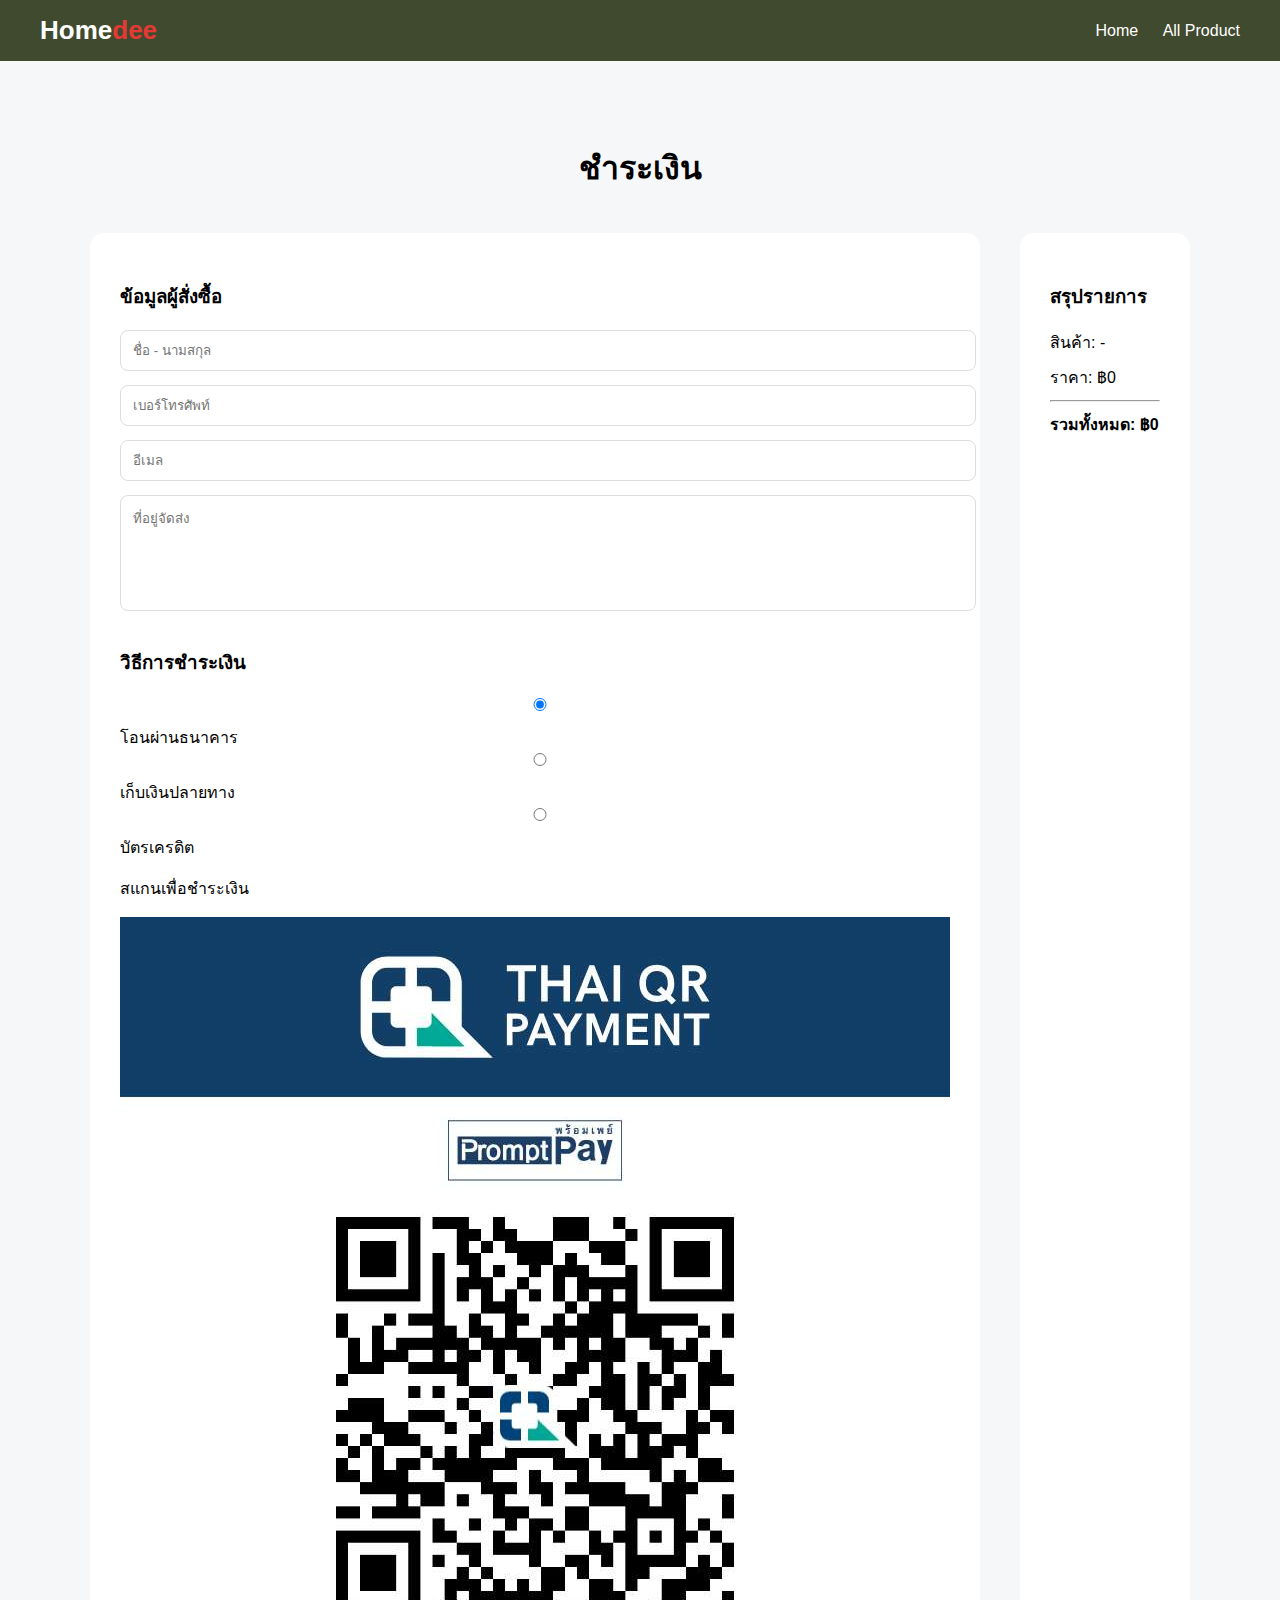
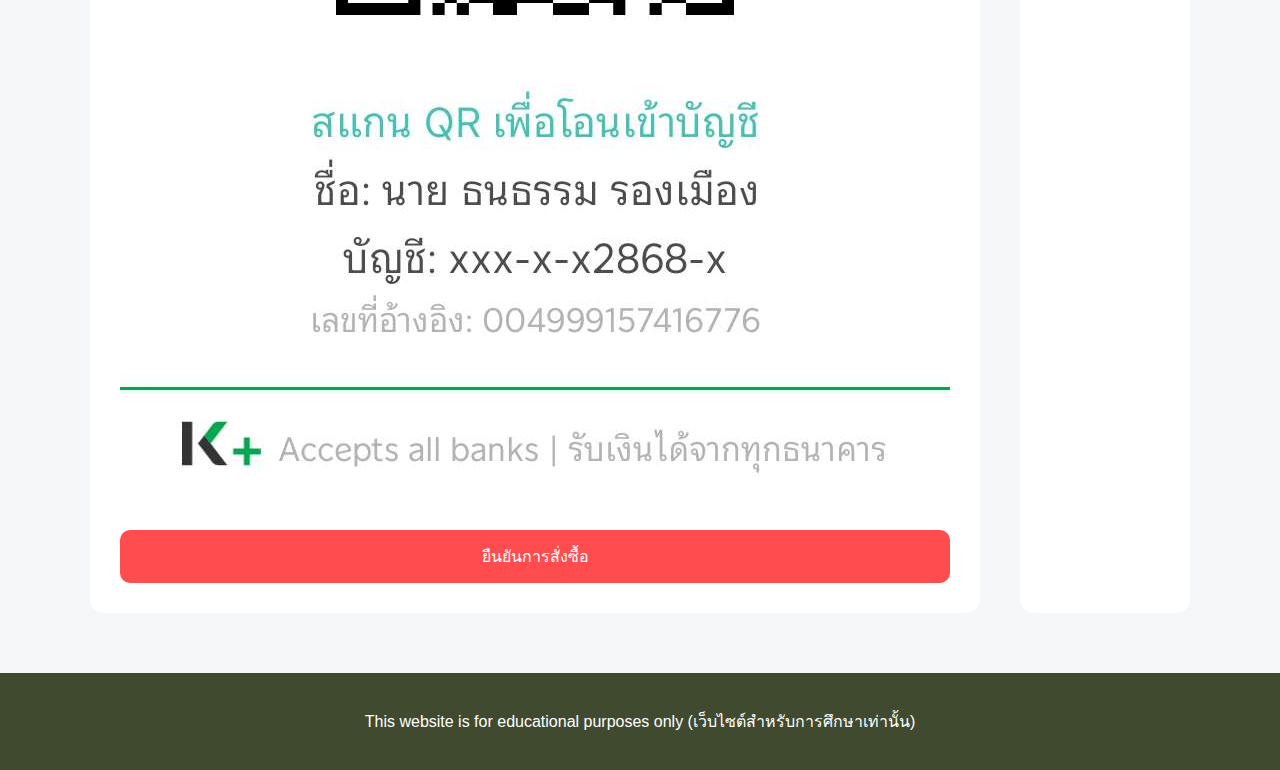
<file: checkout.html>
<!DOCTYPE html>
<html lang="th">
<head>
  <meta charset="UTF-8">
  <title>Checkout | Homedee</title>
  <link rel="stylesheet" href="css/style.css">
</head>
<body>

<header class="navbar">
  <div class="logo">Home<span>dee</span></div>
  <nav>
    <a href="index.html">Home</a>
    <a href="products.html">All Product</a>
  </nav>
</header>

<section class="checkout">
  <h1>ชำระเงิน</h1>

  <div class="checkout-box">

    <!-- ข้อมูลลูกค้า -->
    <div class="checkout-form">
      <h3>ข้อมูลผู้สั่งซื้อ</h3>

      <input type="text" placeholder="ชื่อ - นามสกุล" required>
      <input type="text" placeholder="เบอร์โทรศัพท์" required>
      <input type="email" placeholder="อีเมล">
      <textarea placeholder="ที่อยู่จัดส่ง" required></textarea>

      <h3>วิธีการชำระเงิน</h3>
      <label>
        <input type="radio" name="payment" value="bank" checked>
        โอนผ่านธนาคาร
      </label><br>

      <label>
        <input type="radio" name="payment" value="cod">
        เก็บเงินปลายทาง
      </label><br>

      <label>
        <input type="radio" name="payment" value="card">
        บัตรเครดิต
      </label>

      <!-- QR -->
      <div class="qr-box" id="qrBox">
        <p>สแกนเพื่อชำระเงิน</p>
        <img src="images/products/004999157416776_20260211_004749.jpeg" alt="QR Payment">
      </div>

      <button class="confirm-btn" onclick="confirmOrder()">
        ยืนยันการสั่งซื้อ
      </button>
    </div>

    <!-- สรุปรายการ -->
    <div class="order-summary">
      <h3>สรุปรายการ</h3>
      <p>สินค้า: <span id="product-name">-</span></p>
      <p>ราคา: ฿<span id="product-price">0</span></p>
      <hr>
      <p><strong>รวมทั้งหมด: ฿<span id="total-price">0</span></strong></p>
    </div>

  </div>
</section>

<footer class="footer">
  <p>This website is for educational purposes only (เว็บไซต์สำหรับการศึกษาเท่านั้น)</p>
</footer>

<script>
  // ดึงข้อมูลจาก URL
  const params = new URLSearchParams(window.location.search);
  const name = params.get("name");
  const price = params.get("price");

  if (name && price) {
    document.getElementById("product-name").textContent = name;
    document.getElementById("product-price").textContent = price;
    document.getElementById("total-price").textContent = price;
  }

  // แสดง QR เฉพาะโอนเงิน
  const paymentRadios = document.querySelectorAll('input[name="payment"]');
  const qrBox = document.getElementById("qrBox");

  paymentRadios.forEach(radio => {
    radio.addEventListener("change", () => {
      qrBox.style.display = radio.value === "bank" && radio.checked
        ? "block"
        : "none";
    });
  });

  // ยืนยันการสั่งซื้อ
  function confirmOrder() {
    alert("สั่งซื้อสำเร็จ! ขอบคุณที่ใช้บริการ Homedee");
    window.location.href = "order-success.html";
  }
</script>

</body>
</html>
</file>
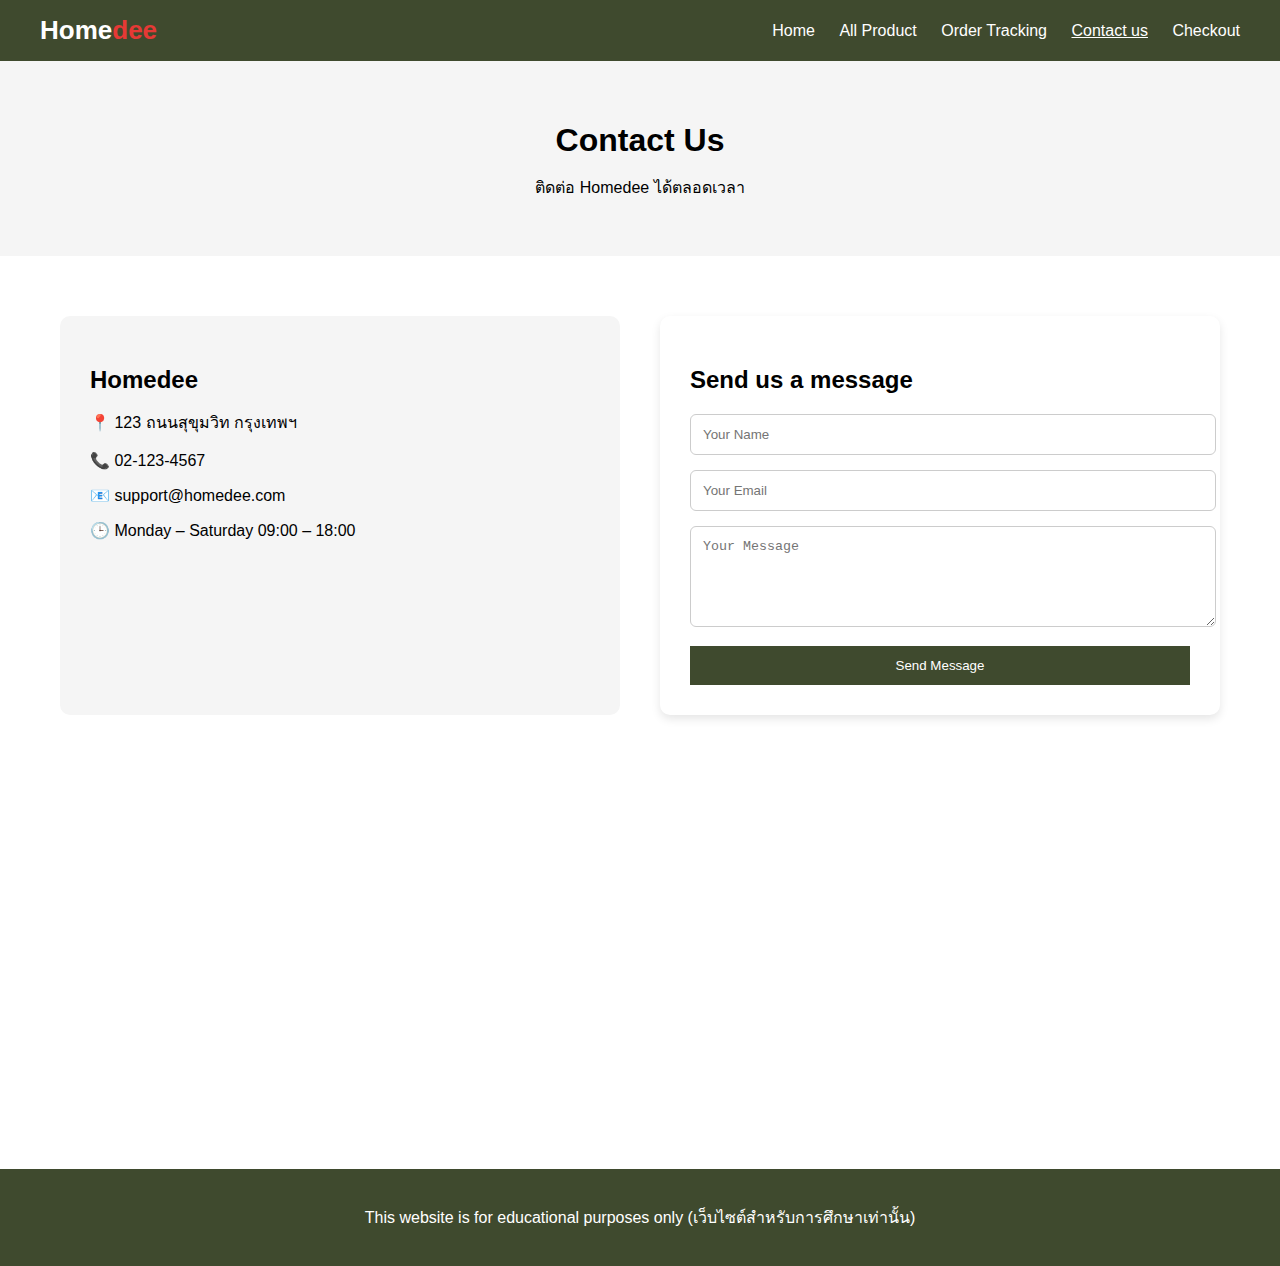
<file: contact.html>
<!DOCTYPE html>
<html lang="en">
<head>
  <meta charset="UTF-8">
  <title>Contact Us | Homedee</title>
  <link rel="stylesheet" href="css/style.css">
</head>
<body>

<!-- Navbar -->
<header class="navbar">
  <div class="logo">Home<span>dee</span></div>
  <nav>
    <a href="index.html">Home</a>
    <a href="products.html">All Product</a>
    <a href="order-tracking.html">Order Tracking</a>
    <a href="contact.html" class="active">Contact us</a>
    <a href="checkout.html">Checkout</a>
  </nav>
</header>

<!-- Page Header -->
<section class="page-header">
  <h1>Contact Us</h1>
  <p>ติดต่อ Homedee ได้ตลอดเวลา</p>
</section>

<!-- Contact Section -->
<section class="contact-section">

  <!-- Contact Info -->
  <div class="contact-info">
    <h2>Homedee</h2>
    <p>📍 123 ถนนสุขุมวิท กรุงเทพฯ</p>
    <p>📞 02-123-4567</p>
    <p>📧 support@homedee.com</p>
    <p>🕒 Monday – Saturday 09:00 – 18:00</p>
  </div>

  <!-- Contact Form -->
  <form class="contact-form">
    <h2>Send us a message</h2>

    <input type="text" placeholder="Your Name" required>
    <input type="email" placeholder="Your Email" required>
    <textarea placeholder="Your Message" rows="5" required></textarea>

    <button type="submit">Send Message</button>
  </form>

</section>

<!-- Map -->
<section class="map">
  <iframe 
    src="https://www.google.com/maps?q=bangkok&output=embed"
    width="100%" height="350" style="border:0;" allowfullscreen="" loading="lazy">
  </iframe>
</section>

<footer class="footer">
  <p>This website is for educational purposes only (เว็บไซต์สำหรับการศึกษาเท่านั้น)</p>
</footer>

</body>
</html>
</file>
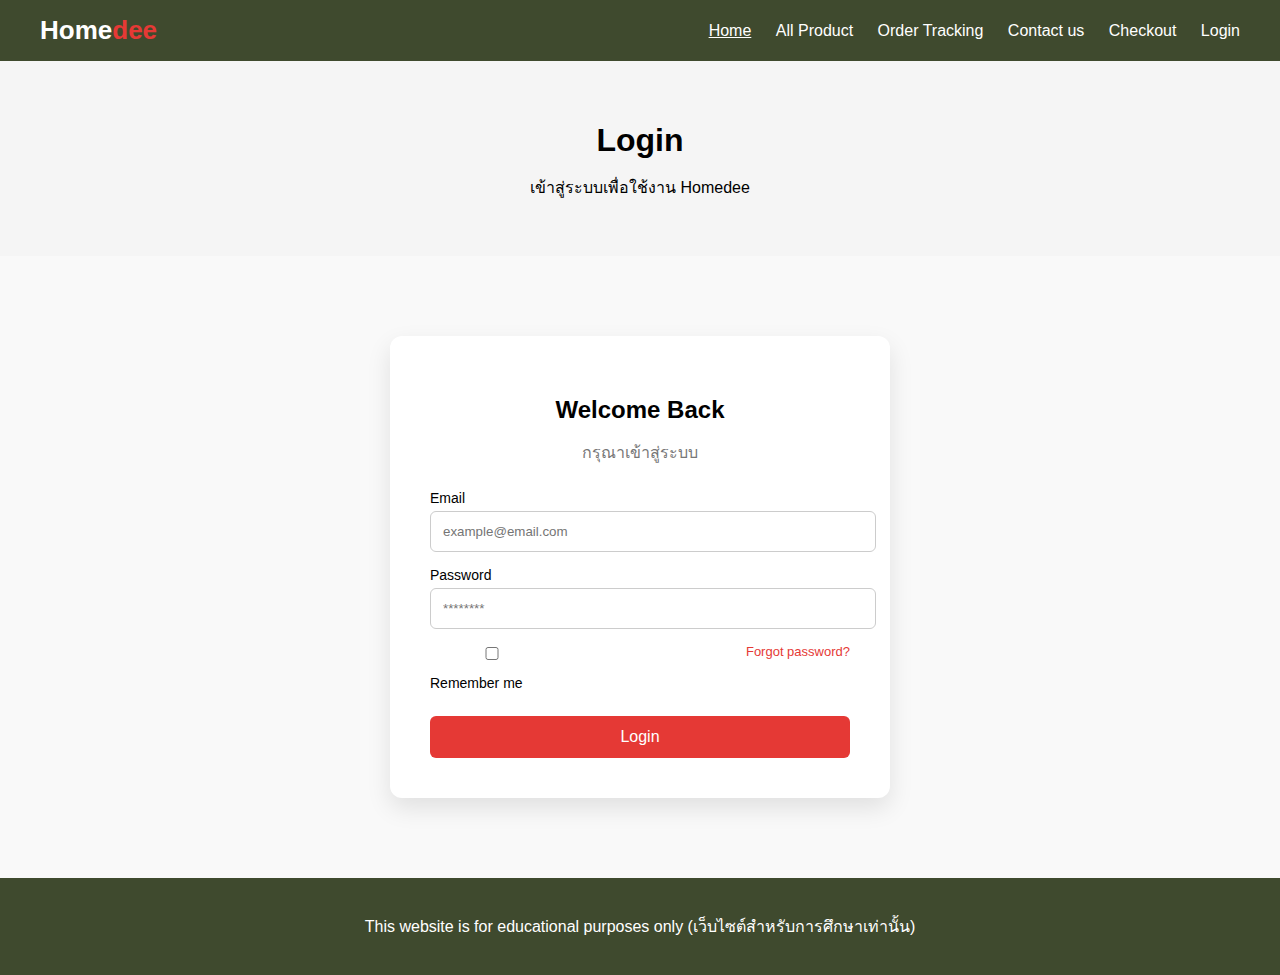
<file: login.html>
<!DOCTYPE html>
<html lang="th">
<head>
  <meta charset="UTF-8">
  <title>Login | Homedee</title>
  <link rel="stylesheet" href="css/style.css">
</head>
<body>

<!-- ===== Navbar ===== -->
<header class="navbar">
  <div class="logo">Home<span>dee</span></div>
  <nav>
    <a href="index.html" class="active">Home</a>
    <a href="products.html">All Product</a>
    <a href="order-tracking.html">Order Tracking</a>
    <a href="contact.html">Contact us</a>
    <a href="checkout.html">Checkout</a>
    <a href="login.html">Login</a>
  </nav>
</header>

<!-- ===== Header ===== -->
<section class="page-header">
  <h1>Login</h1>
  <p>เข้าสู่ระบบเพื่อใช้งาน Homedee</p>
</section>

<!-- ===== Login Section ===== -->
<section class="login-section">
  <div class="login-box">

    <h2>Welcome Back</h2>
    <p class="subtitle">กรุณาเข้าสู่ระบบ</p>

    <form id="loginForm">
  <label>Email</label>
  <input type="email" id="email" placeholder="example@email.com">

  <label>Password</label>
  <input type="password" id="password" placeholder="********">

  <div class="login-options">
    <label>
      <input type="checkbox"> Remember me
    </label>
    <a href="#">Forgot password?</a>
  </div>

  <button type="submit">Login</button>
</form>

  </div>
</section>

<!-- ===== Footer ===== -->
<footer class="footer">
  <p>This website is for educational purposes only (เว็บไซต์สำหรับการศึกษาเท่านั้น)</p>
</footer>
<script>
  document.getElementById("loginForm").addEventListener("submit", function(e) {
    e.preventDefault(); // กันไม่ให้รีเฟรชหน้า

    const email = document.getElementById("email").value.trim();
    const password = document.getElementById("password").value.trim();

    if (email === "" || password === "") {
      alert("กรุณากรอก Email และ Password ให้ครบ");
      return;
    }

    // ผ่านเงื่อนไข → ไปหน้าแรก
    window.location.href = "index.html";
  });
</script>

</body>
</html>
</file>
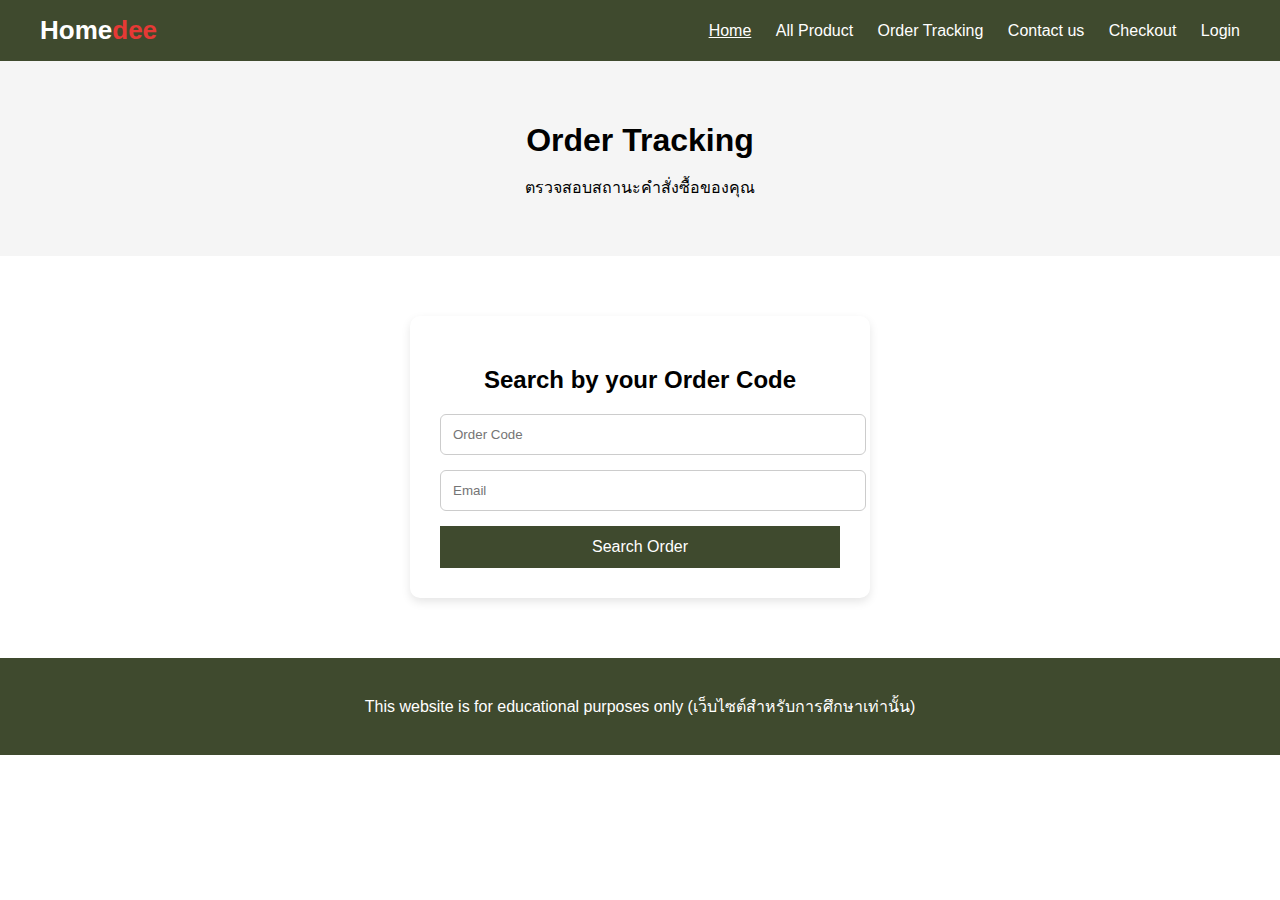
<file: order-tracking.html>
<!DOCTYPE html>
<html lang="en">
<head>
  <meta charset="UTF-8">
  <title>Order Tracking | Homedee</title>
  <link rel="stylesheet" href="css/style.css">
</head>
<body>

<!-- Navbar -->
<header class="navbar">
  <div class="logo">Home<span>dee</span></div>
  <nav>
    <a href="index.html" class="active">Home</a>
    <a href="products.html">All Product</a>
    <a href="order-tracking.html">Order Tracking</a>
    <a href="contact.html">Contact us</a>
    <a href="checkout.html">Checkout</a>
    <a href="login.html">Login</a>
  </nav>
</header>

<!-- Page Header -->
<section class="page-header">
  <h1>Order Tracking</h1>
  <p>ตรวจสอบสถานะคำสั่งซื้อของคุณ</p>
</section>

<!-- Tracking Form -->
<section class="tracking-section">
  <form class="track-form">
    <h2>Search by your Order Code</h2>

    <input type="text" placeholder="Order Code" required>
    <input type="email" placeholder="Email" required>

    <button type="submit">Search Order</button>
  </form>
</section>

<footer class="footer">
  <p>This website is for educational purposes only (เว็บไซต์สำหรับการศึกษาเท่านั้น)</p>
</footer>

</body>
</html>
</file>
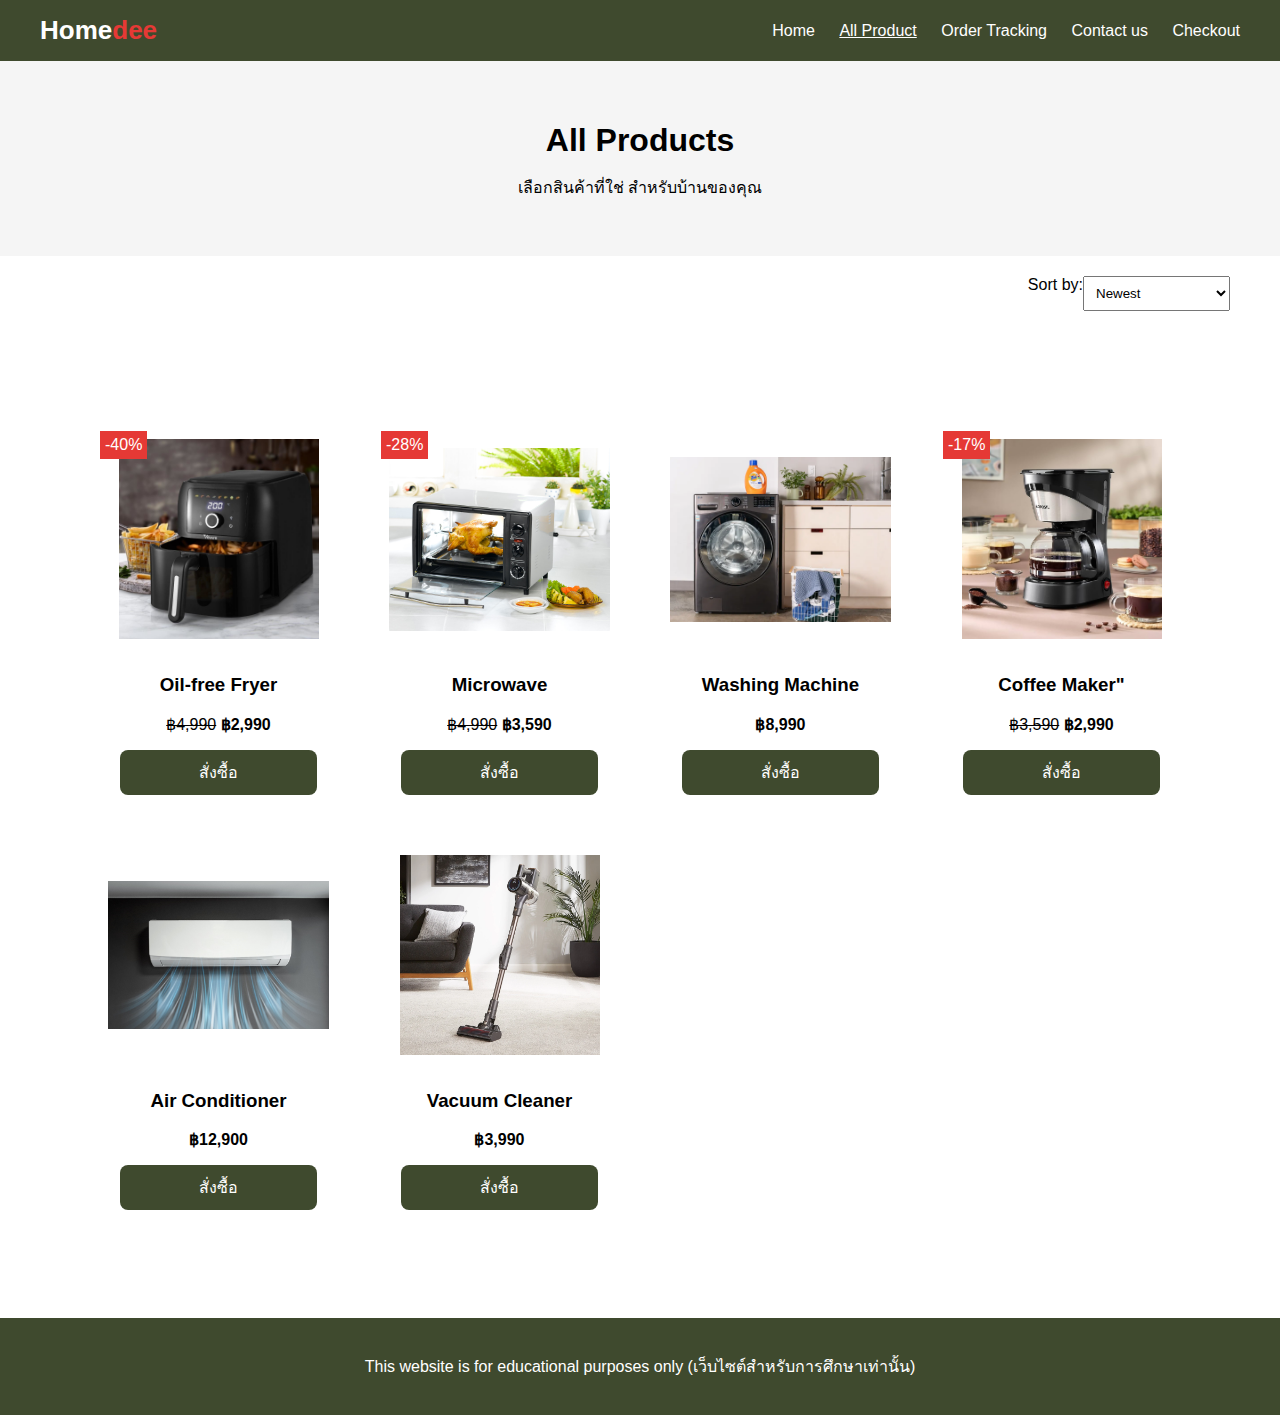
<file: products.html>
<!DOCTYPE html>
<html lang="en">
<head>
  <meta charset="UTF-8" />
  <title>All Products | Homedee</title>
  <link rel="stylesheet" href="css/style.css" />
</head>
<body>

<!-- Navbar -->
<header class="navbar">
  <div class="logo">Home<span>dee</span></div>
  <nav>
    <a href="index.html">Home</a>
    <a href="products.html" class="active">All Product</a>
    <a href="order-tracking.html">Order Tracking</a>
    <a href="contact.html">Contact us</a>
    <a href="checkout.html">Checkout</a>
  </nav>
</header>

<!-- Page Header -->
<section class="page-header">
  <h1>All Products</h1>
  <p>เลือกสินค้าที่ใช่ สำหรับบ้านของคุณ</p>
</section>

<!-- Sort -->
<section class="sort-bar">
  <label>Sort by:</label>
  <select>
    <option>Newest</option>
    <option>Price: Low to High</option>
    <option>Price: High to Low</option>
    <option>Best Seller</option>
  </select>
</section>

<!-- Products -->
<section class="products">
  <div class="product-grid">

    <div class="product-card">
      <span class="discount">-40%</span>
      <img src="images/products/97275171799070.jpg">
      <h3>Oil-free Fryer</h3>
      <p class="price">
        <del>฿4,990</del>
        <strong>฿2,990</strong>
      </p>
      <a href="checkout.html?name=Oil-free Fryer&price=2,990" class="buy-btn">สั่งซื้อ</a>
    </div>

    <div class="product-card">
      <span class="discount">-28%</span>
      <img src="images/products/Is microwaved food dangerous due to radiation.jpg">
      <h3>Microwave</h3>
      <p class="price">
        <del>฿4,990</del>
        <strong>฿3,590</strong>
      </p>
      <a href="checkout.html?name=Microwave Fryer&price=3,590" class="buy-btn">สั่งซื้อ</a>
    </div>

    <div class="product-card">
      <img src="images/products/washing-machine-2048px-8670.webp">
      <h3>Washing Machine</h3>
      <p class="price">
        <strong>฿8,990</strong>
      </p>
      <a href="checkout.html?name=Washing Machine Fryer&price=8,990" class="buy-btn">สั่งซื้อ</a>
    </div>

    <div class="product-card">
      <span class="discount">-17%</span>
      <img src="images/products/61x2BKrHBKL._AC_UF894,1000_QL80_.jpg">
      <h3>Coffee Maker"</h3>
      <p class="price">
        <del>฿3,590</del>
        <strong>฿2,990</strong>
      </p>
      <a href="checkout.html?name=Coffee Maker Fryer&price=2,990" class="buy-btn">สั่งซื้อ</a>
    </div>

    <div class="product-card">
      <img src="images/products/Picture2.jpg">
      <h3>Air Conditioner</h3>
      <p class="price">
        <strong>฿12,900</strong>
      </p>
      <a href="checkout.html?name=Air Conditioner Fryer&price=12,900" class="buy-btn">สั่งซื้อ</a>
    </div>

    <div class="product-card">
      <img src="images/products/GVC19046UK-2_67078699-e152-4996-bdf3-82a9d92e8089_1500x.webp">
      <h3>Vacuum Cleaner</h3>
      <p class="price">
        <strong>฿3,990</strong>
      </p>
      <a href="checkout.html?name=Vacuum Cleaner Fryer&price=3,990" class="buy-btn">สั่งซื้อ</a>
    </div>

  </div>
</section>

<footer class="footer">
  <p>This website is for educational purposes only (เว็บไซต์สำหรับการศึกษาเท่านั้น)</p>
</footer>

</body>
</html>
</file>
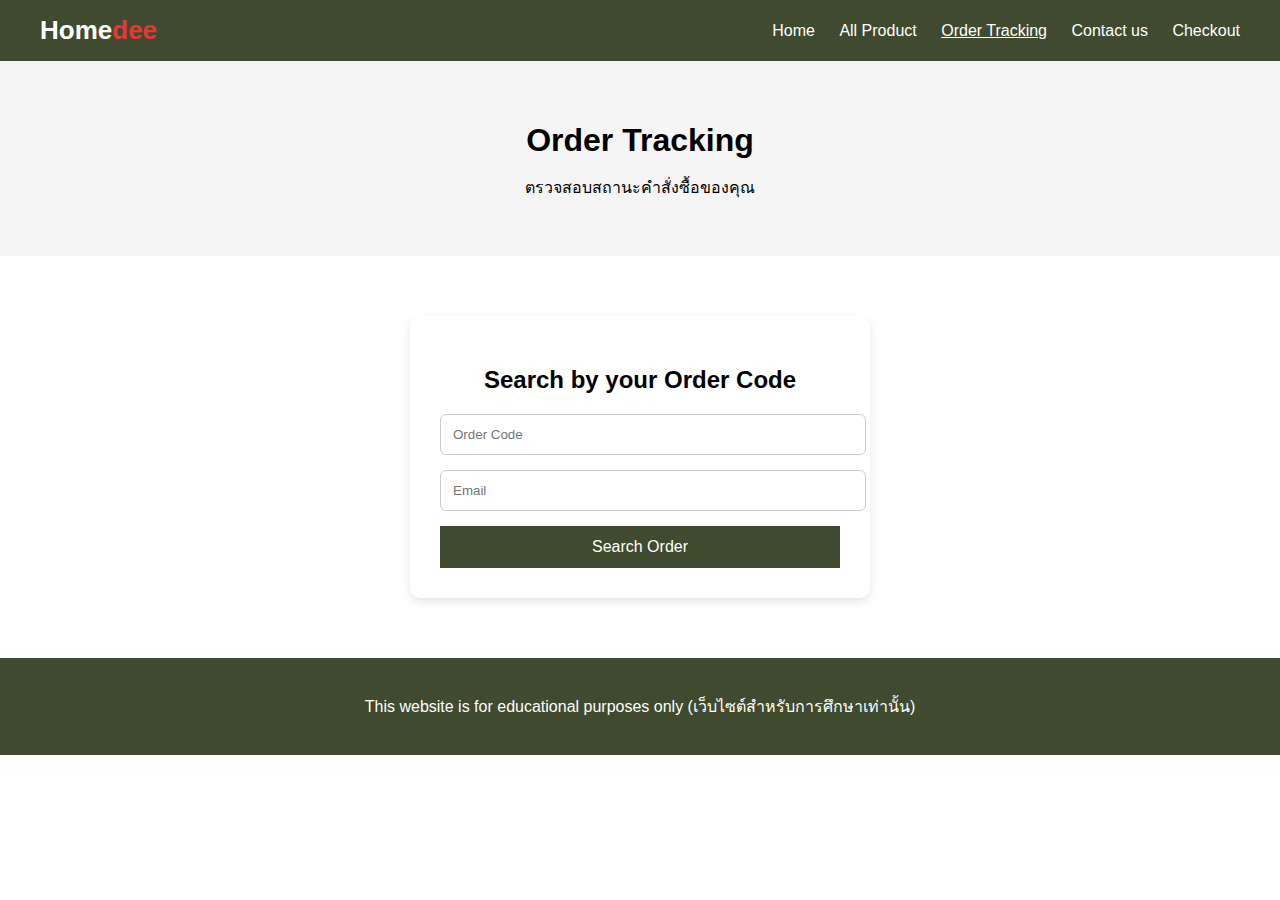
<file: Mywebsite/order-tracking.html>
<!DOCTYPE html>
<html lang="en">
<head>
  <meta charset="UTF-8">
  <title>Order Tracking | Homedee</title>
  <link rel="stylesheet" href="css/style.css">
</head>
<body>

<!-- Navbar -->
<header class="navbar">
  <div class="logo">Home<span>dee</span></div>
  <nav>
    <a href="index.html">Home</a>
    <a href="products.html">All Product</a>
    <a href="order-tracking.html" class="active">Order Tracking</a>
    <a href="contact.html">Contact us</a>
    <a href="checkout.html">Checkout</a>
  </nav>
</header>

<!-- Page Header -->
<section class="page-header">
  <h1>Order Tracking</h1>
  <p>ตรวจสอบสถานะคำสั่งซื้อของคุณ</p>
</section>

<!-- Tracking Form -->
<section class="tracking-section">
  <form class="track-form">
    <h2>Search by your Order Code</h2>

    <input type="text" placeholder="Order Code" required>
    <input type="email" placeholder="Email" required>

    <button type="submit">Search Order</button>
  </form>
</section>

<footer class="footer">
  <p>This website is for educational purposes only (เว็บไซต์สำหรับการศึกษาเท่านั้น)</p>
</footer>

</body>
</html>
</file>
<file: css/style.css>
/* ===== General ===== */
body {
  margin: 0;
  font-family: Arial, sans-serif;
}

/* ===== Navbar ===== */
.navbar {
  background: #3F4A2E;
  color: white;
  padding: 15px 40px;
  display: flex;
  justify-content: space-between;
  align-items: center;
}

.navbar a {
  color: white;
  margin-left: 20px;
  text-decoration: none;
}

nav .active {
  text-decoration: underline;
}

.logo {
  font-size: 26px;
  font-weight: bold;
}

.logo span {
  color: #E53935;
}

/* ===== Hero ===== */
.hero {
  display: flex;
  align-items: center;
  justify-content: space-between;
  padding: 60px;
  background: linear-gradient(to right, #000, #222);
  color: white;
}

.hero-text {
  max-width: 50%;
}

.hero-image {
  max-width: 45%;
  text-align: right;
}

.hero-image img {
  width: 100%;
  max-width: 450px;
  animation: fadeUp 1s ease forwards;
}

.shop-btn {
  display: inline-block;
  background: #E53935;
  color: white;
  padding: 12px 25px;
  text-decoration: none;
  font-weight: bold;
  transition: 0.3s ease;
}

.shop-btn:hover {
  background: white;
  color: #E53935;
  transform: translateY(-2px);
}

.shop-btn {
  border-radius: 30px;
}

/* ===== Category ===== */
.category {
  padding: 50px;
  text-align: center;
}

.category-grid {
  display: grid;
  grid-template-columns: repeat(4, 1fr);
  gap: 20px;
}

.category-card {
  padding: 40px;
  background: #f5f5f5;
  font-weight: bold;
}

/* ===== Products ===== */
.products {
  padding: 50px;
}

.product-grid {
  display: grid;
  grid-template-columns: repeat(4, 1fr);
  gap: 25px;
}

.product-card {
  position: relative;
}

.product-card img {
  width: 100%;
}

.discount {
  position: absolute;
  top: 10px;
  left: 10px;
  background: #E53935;
  color: white;
  padding: 5px;
}

.product-grid {
  display: grid;
  grid-template-columns: repeat(4, 1fr); /* 4 ชิ้นต่อแถว */
  gap: 24px;
  padding: 40px;
}

/* การ์ดสินค้า */
.product-card {
  background: #fff;
  border-radius: 14px;
  padding: 18px;
  text-align: center;
  position: relative;
  transition: transform 0.25s ease, box-shadow 0.25s ease;
}

.product-card img {
  width: 100%;
  height: 200px;
  object-fit: contain;
  margin-bottom: 12px;
}

/* Hover สวย ๆ */
.product-card:hover {
  transform: translateY(-6px);
  box-shadow: 0 12px 30px rgba(0,0,0,0.12);
}


/* ===== Footer ===== */
.footer {
  background: #3F4A2E;
  color: white;
  text-align: center;
  padding: 20px;
}

.navbar a {
  position: relative;
  padding-bottom: 5px;
}

.navbar a::after {
  content: "";
  position: absolute;
  left: 0;
  bottom: 0;
  width: 0%;
  height: 2px;
  background: #E53935;
  transition: 0.3s;
}

.navbar a:hover::after {
  width: 100%;
}

.hero button {
  transition: 0.3s ease;
}

.hero button:hover {
  background: white;
  color: #E53935;
  transform: translateY(-2px);
}

.product-card {
  transition: 0.3s ease;
}

.product-card:hover {
  transform: translateY(-8px);
  box-shadow: 0 10px 25px rgba(0,0,0,0.15);
}

.product-card img {
  transition: 0.3s;
}

.product-card:hover img {
  transform: scale(1.05);
}

.category-card {
  transition: 0.3s;
  cursor: pointer;
}

.category-card:hover {
  background: #3F4A2E;
  color: white;
  transform: translateY(-5px);
}

@keyframes fadeUp {
  from {
    opacity: 0;
    transform: translateY(20px);
  }
  to {
    opacity: 1;
    transform: translateY(0);
  }
}

.hero,
.category,
.products {
  animation: fadeUp 0.8s ease forwards;
}

.product-card img,
.category-card {
  border-radius: 10px;
}

/* Page Header */
.page-header {
  background: #f5f5f5;
  padding: 40px;
  text-align: center;
}

.page-header h1 {
  margin-bottom: 10px;
}

/* Sort Bar */
.sort-bar {
  display: flex;
  justify-content: flex-end;
  padding: 20px 50px;
}

.sort-bar select {
  padding: 8px;
}

/* Product Button */
.buy-btn {
  display: block;          
  width: 80%;              
  margin: 12px auto 0;     
  padding: 10px;
  background: #3F4A2E;
  color: white;
  border: none;
  text-align: center;
  text-decoration: none;
  cursor: pointer;
  border-radius: 8px;
}

.buy-btn:hover {
  background: #E53935;
}


/* Active menu */
nav .active {
  text-decoration: underline;
}

/* Order Tracking */
.tracking-section {
  display: flex;
  justify-content: center;
  padding: 60px 20px;
}

.track-form {
  width: 100%;
  max-width: 400px;
  background: #ffffff;
  padding: 30px;
  box-shadow: 0 4px 10px rgba(0,0,0,0.1);
  border-radius: 10px;
}

.track-form h2 {
  text-align: center;
  margin-bottom: 20px;
}

.track-form input {
  width: 100%;
  padding: 12px;
  margin-bottom: 15px;
  border: 1px solid #ccc;
  border-radius: 6px;
}

.track-form button {
  width: 100%;
  padding: 12px;
  background: #3F4A2E;
  color: white;
  border: none;
  cursor: pointer;
  font-size: 16px;
}

.track-form button:hover {
  background: #E53935;
}

/* Contact Page */
.contact-section {
  display: grid;
  grid-template-columns: 1fr 1fr;
  gap: 40px;
  padding: 60px;
}

.contact-info {
  background: #f5f5f5;
  padding: 30px;
  border-radius: 10px;
}

.contact-info h2 {
  margin-bottom: 15px;
}

.contact-form {
  background: white;
  padding: 30px;
  border-radius: 10px;
  box-shadow: 0 4px 10px rgba(0,0,0,0.1);
}

.contact-form h2 {
  margin-bottom: 20px;
}

.contact-form input,
.contact-form textarea {
  width: 100%;
  padding: 12px;
  margin-bottom: 15px;
  border: 1px solid #ccc;
  border-radius: 6px;
}

.contact-form button {
  width: 100%;
  padding: 12px;
  background: #3F4A2E;
  color: white;
  border: none;
  cursor: pointer;
}

.contact-form button:hover {
  background: #E53935;
}

.map {
  margin-top: 40px;
}

/* Checkout */
.checkout {
  padding: 60px;
  background: #f6f7f9;
}

.checkout h1 {
  text-align: center;
  margin-bottom: 40px;
}

.checkout-box {
  display: grid;
  grid-template-columns: 2fr 1fr;
  gap: 40px;
  max-width: 1100px;
  margin: auto;
}

.checkout-form,
.order-summary {
  background: #fff;
  padding: 30px;
  border-radius: 14px;
}

.checkout-form input,
.checkout-form textarea {
  width: 100%;
  padding: 12px;
  margin-bottom: 14px;
  border-radius: 8px;
  border: 1px solid #ddd;
}

.checkout-form textarea {
  resize: none;
  height: 90px;
}

.confirm-btn {
  width: 100%;
  padding: 14px;
  background: #ff4d4f;
  color: #fff;
  border: none;
  border-radius: 10px;
  font-size: 16px;
  cursor: pointer;
}

.confirm-btn:hover {
  background: #e63b3d;
}

.order-summary p {
  margin: 10px 0;
}

/* Login focus effect */
.track-form input:focus {
  outline: none;
  border-color: #E53935;
  box-shadow: 0 0 5px rgba(229,57,53,0.4);
}

/* Login button animation */
.track-form button {
  transition: 0.3s ease;
}

.track-form button:hover {
  transform: translateY(-2px);
}

/* ===== Login Page ===== */
.login-section {
  display: flex;
  justify-content: center;
  align-items: center;
  padding: 80px 20px;
  background: #f9f9f9;
}

.login-box {
  background: #fff;
  width: 100%;
  max-width: 420px;
  padding: 40px;
  border-radius: 12px;
  box-shadow: 0 10px 25px rgba(0,0,0,0.1);
}

.login-box h2 {
  text-align: center;
  margin-bottom: 5px;
}

.subtitle {
  text-align: center;
  color: #777;
  margin-bottom: 25px;
}

.login-box label {
  font-size: 14px;
  display: block;
  margin-bottom: 5px;
}

.login-box input {
  width: 100%;
  padding: 12px;
  margin-bottom: 15px;
  border-radius: 6px;
  border: 1px solid #ccc;
}

.login-box input:focus {
  outline: none;
  border-color: #E53935;
  box-shadow: 0 0 5px rgba(229,57,53,0.3);
}

.login-options {
  display: flex;
  justify-content: space-between;
  font-size: 13px;
  margin-bottom: 20px;
}

.login-options a {
  color: #E53935;
  text-decoration: none;
}

.login-box button {
  width: 100%;
  padding: 12px;
  background: #E53935;
  border: none;
  color: #fff;
  font-size: 16px;
  border-radius: 6px;
  cursor: pointer;
  transition: 0.3s;
}

.login-box button:hover {
  background: #c62828;
  transform: translateY(-2px);
}

.register-text {
  text-align: center;
  margin-top: 20px;
  font-size: 14px;
}

.register-text span {
  color: #E53935;
  cursor: pointer;
}
@media (max-width: 480px) {
  .login-box {
    padding: 25px;
  }
}
</file>
<file: Mywebsite/css/style.css>
/* ===== General ===== */
body {
  margin: 0;
  font-family: Arial, sans-serif;
}

/* ===== Navbar ===== */
.navbar {
  background: #3F4A2E;
  color: white;
  padding: 15px 40px;
  display: flex;
  justify-content: space-between;
  align-items: center;
}

.navbar a {
  color: white;
  margin-left: 20px;
  text-decoration: none;
}

nav .active {
  text-decoration: underline;
}

.logo {
  font-size: 26px;
  font-weight: bold;
}

.logo span {
  color: #E53935;
}

/* ===== Hero ===== */
.hero {
  display: flex;
  align-items: center;
  justify-content: space-between;
  padding: 60px;
  background: linear-gradient(to right, #000, #222);
  color: white;
}

.hero-text {
  max-width: 50%;
}

.hero-image {
  max-width: 45%;
  text-align: right;
}

.hero-image img {
  width: 100%;
  max-width: 450px;
  animation: fadeUp 1s ease forwards;
}

.shop-btn {
  display: inline-block;
  background: #E53935;
  color: white;
  padding: 12px 25px;
  text-decoration: none;
  font-weight: bold;
  transition: 0.3s ease;
}

.shop-btn:hover {
  background: white;
  color: #E53935;
  transform: translateY(-2px);
}

.shop-btn {
  border-radius: 30px;
}

/* ===== Category ===== */
.category {
  padding: 50px;
  text-align: center;
}

.category-grid {
  display: grid;
  grid-template-columns: repeat(4, 1fr);
  gap: 20px;
}

.category-card {
  padding: 40px;
  background: #f5f5f5;
  font-weight: bold;
}

/* ===== Products ===== */
.products {
  padding: 50px;
}

.product-grid {
  display: grid;
  grid-template-columns: repeat(4, 1fr);
  gap: 25px;
}

.product-card {
  position: relative;
}

.product-card img {
  width: 100%;
}

.discount {
  position: absolute;
  top: 10px;
  left: 10px;
  background: #E53935;
  color: white;
  padding: 5px;
}

.product-grid {
  display: grid;
  grid-template-columns: repeat(4, 1fr); /* 4 ชิ้นต่อแถว */
  gap: 24px;
  padding: 40px;
}

/* การ์ดสินค้า */
.product-card {
  background: #fff;
  border-radius: 14px;
  padding: 18px;
  text-align: center;
  position: relative;
  transition: transform 0.25s ease, box-shadow 0.25s ease;
}

.product-card img {
  width: 100%;
  height: 200px;
  object-fit: contain;
  margin-bottom: 12px;
}

/* Hover สวย ๆ */
.product-card:hover {
  transform: translateY(-6px);
  box-shadow: 0 12px 30px rgba(0,0,0,0.12);
}


/* ===== Footer ===== */
.footer {
  background: #3F4A2E;
  color: white;
  text-align: center;
  padding: 20px;
}

.navbar a {
  position: relative;
  padding-bottom: 5px;
}

.navbar a::after {
  content: "";
  position: absolute;
  left: 0;
  bottom: 0;
  width: 0%;
  height: 2px;
  background: #E53935;
  transition: 0.3s;
}

.navbar a:hover::after {
  width: 100%;
}

.hero button {
  transition: 0.3s ease;
}

.hero button:hover {
  background: white;
  color: #E53935;
  transform: translateY(-2px);
}

.product-card {
  transition: 0.3s ease;
}

.product-card:hover {
  transform: translateY(-8px);
  box-shadow: 0 10px 25px rgba(0,0,0,0.15);
}

.product-card img {
  transition: 0.3s;
}

.product-card:hover img {
  transform: scale(1.05);
}

.category-card {
  transition: 0.3s;
  cursor: pointer;
}

.category-card:hover {
  background: #3F4A2E;
  color: white;
  transform: translateY(-5px);
}

@keyframes fadeUp {
  from {
    opacity: 0;
    transform: translateY(20px);
  }
  to {
    opacity: 1;
    transform: translateY(0);
  }
}

.hero,
.category,
.products {
  animation: fadeUp 0.8s ease forwards;
}

.product-card img,
.category-card {
  border-radius: 10px;
}

/* Page Header */
.page-header {
  background: #f5f5f5;
  padding: 40px;
  text-align: center;
}

.page-header h1 {
  margin-bottom: 10px;
}

/* Sort Bar */
.sort-bar {
  display: flex;
  justify-content: flex-end;
  padding: 20px 50px;
}

.sort-bar select {
  padding: 8px;
}

/* Product Button */
.buy-btn {
  display: block;          
  width: 80%;              
  margin: 12px auto 0;     
  padding: 10px;
  background: #3F4A2E;
  color: white;
  border: none;
  text-align: center;
  text-decoration: none;
  cursor: pointer;
  border-radius: 8px;
}

.buy-btn:hover {
  background: #E53935;
}


/* Active menu */
nav .active {
  text-decoration: underline;
}

/* Order Tracking */
.tracking-section {
  display: flex;
  justify-content: center;
  padding: 60px 20px;
}

.track-form {
  width: 100%;
  max-width: 400px;
  background: #ffffff;
  padding: 30px;
  box-shadow: 0 4px 10px rgba(0,0,0,0.1);
  border-radius: 10px;
}

.track-form h2 {
  text-align: center;
  margin-bottom: 20px;
}

.track-form input {
  width: 100%;
  padding: 12px;
  margin-bottom: 15px;
  border: 1px solid #ccc;
  border-radius: 6px;
}

.track-form button {
  width: 100%;
  padding: 12px;
  background: #3F4A2E;
  color: white;
  border: none;
  cursor: pointer;
  font-size: 16px;
}

.track-form button:hover {
  background: #E53935;
}

/* Contact Page */
.contact-section {
  display: grid;
  grid-template-columns: 1fr 1fr;
  gap: 40px;
  padding: 60px;
}

.contact-info {
  background: #f5f5f5;
  padding: 30px;
  border-radius: 10px;
}

.contact-info h2 {
  margin-bottom: 15px;
}

.contact-form {
  background: white;
  padding: 30px;
  border-radius: 10px;
  box-shadow: 0 4px 10px rgba(0,0,0,0.1);
}

.contact-form h2 {
  margin-bottom: 20px;
}

.contact-form input,
.contact-form textarea {
  width: 100%;
  padding: 12px;
  margin-bottom: 15px;
  border: 1px solid #ccc;
  border-radius: 6px;
}

.contact-form button {
  width: 100%;
  padding: 12px;
  background: #3F4A2E;
  color: white;
  border: none;
  cursor: pointer;
}

.contact-form button:hover {
  background: #E53935;
}

.map {
  margin-top: 40px;
}

/* Checkout */
.checkout {
  padding: 60px;
  background: #f6f7f9;
}

.checkout h1 {
  text-align: center;
  margin-bottom: 40px;
}

.checkout-box {
  display: grid;
  grid-template-columns: 2fr 1fr;
  gap: 40px;
  max-width: 1100px;
  margin: auto;
}

.checkout-form,
.order-summary {
  background: #fff;
  padding: 30px;
  border-radius: 14px;
}

.checkout-form input,
.checkout-form textarea {
  width: 100%;
  padding: 12px;
  margin-bottom: 14px;
  border-radius: 8px;
  border: 1px solid #ddd;
}

.checkout-form textarea {
  resize: none;
  height: 90px;
}

.confirm-btn {
  width: 100%;
  padding: 14px;
  background: #ff4d4f;
  color: #fff;
  border: none;
  border-radius: 10px;
  font-size: 16px;
  cursor: pointer;
}

.confirm-btn:hover {
  background: #e63b3d;
}

.order-summary p {
  margin: 10px 0;
}
</file>
